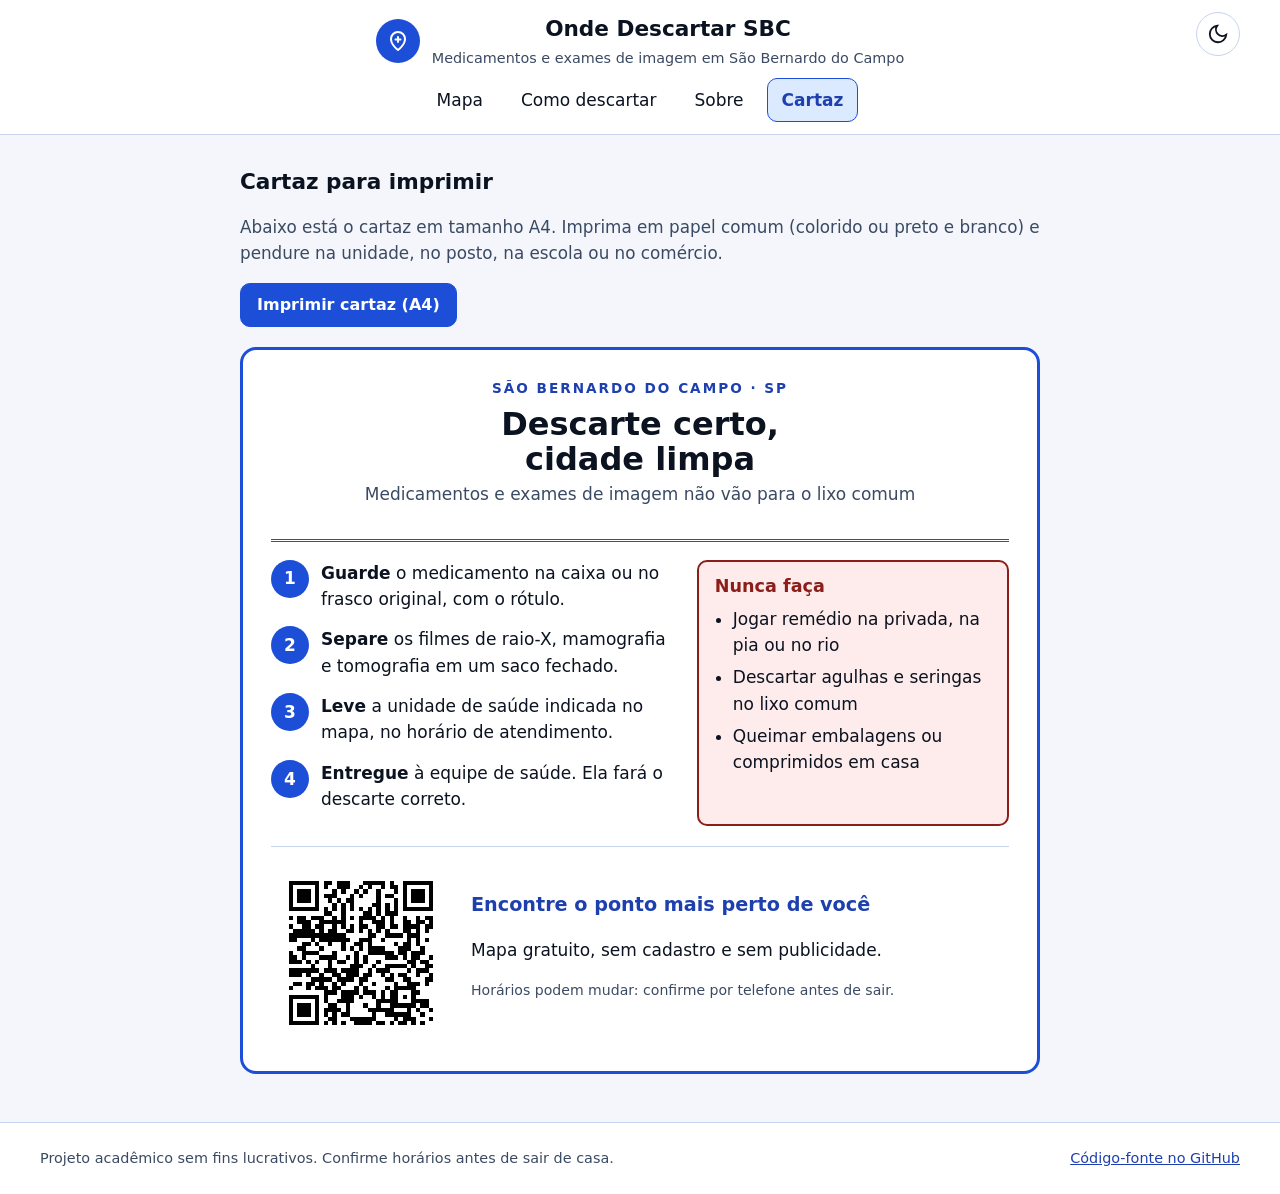
<file: cartaz.html>
<!DOCTYPE html>
<html lang="pt-BR">
<head>
  <meta charset="utf-8">
  <meta name="viewport" content="width=device-width, initial-scale=1">
  <title>Cartaz — Onde Descartar SBC</title>
  <meta name="description" content="Cartaz imprimível em A4 com o passo a passo do descarte correto e o QR code do mapa Onde Descartar SBC.">
  <meta name="color-scheme" content="light dark">
  <meta http-equiv="Content-Security-Policy" content="default-src 'self' file: data:; script-src 'self' file: 'unsafe-inline' https://unpkg.com; style-src 'self' file: 'unsafe-inline' https://unpkg.com; img-src 'self' file: data: https:; connect-src 'self' file:; font-src 'self' file:; object-src 'none'; base-uri 'self'; form-action 'self'">
  <script>
    // Aplica o tema antes do CSS: escolha da aba (sessionStorage) ou do sistema.
    (function () {
      var tema = null;
      try { tema = sessionStorage.getItem("tema"); } catch (erro) { tema = null; }
      if (tema !== "claro" && tema !== "escuro") {
        tema = (window.matchMedia && window.matchMedia("(prefers-color-scheme: dark)").matches) ? "escuro" : "claro";
      }
      document.documentElement.setAttribute("data-tema", tema);
    })();
  </script>
  <link rel="stylesheet" href="css/estilo.css">
  <link rel="icon" href="data:,">
</head>
<body class="pagina-cartaz">
  <a class="pular-conteudo" href="#conteudo">Pular para o conteúdo</a>
  <div id="anuncios" class="sr-only" role="status" aria-live="polite"></div>

  <header class="cabecalho">
    <div class="cabecalho-interno">
      <div class="marca">
        <span class="marca-icone" aria-hidden="true">
          <svg width="24" height="24" viewBox="0 0 24 24" fill="none" stroke="currentColor" stroke-width="2"
               stroke-linecap="round" stroke-linejoin="round" focusable="false">
            <path d="M12 21s7-5.2 7-11a7 7 0 1 0-14 0c0 5.8 7 11 7 11z"></path>
            <path d="M9.5 10.5h5M12 8v5"></path>
          </svg>
        </span>
        <div>
          <p class="marca-titulo">Onde Descartar SBC</p>
          <p class="subtitulo">Medicamentos e exames de imagem em São Bernardo do Campo</p>
        </div>
      </div>

      <nav class="navegacao" aria-label="Navegação principal">
        <a href="index.html">Mapa</a>
        <a href="como-descartar.html">Como descartar</a>
        <a href="sobre.html">Sobre</a>
        <a href="cartaz.html" aria-current="page">Cartaz</a>
      </nav>

      <button type="button" class="botao-tema" id="botao-tema" aria-label="Alternar tema de cores" aria-pressed="false">
        <svg class="icone-tema-sol" viewBox="0 0 24 24" fill="none" stroke="currentColor" stroke-width="2"
             stroke-linecap="round" aria-hidden="true" focusable="false">
          <circle cx="12" cy="12" r="4"></circle>
          <path d="M12 2v2M12 20v2M4.9 4.9l1.4 1.4M17.7 17.7l1.4 1.4M2 12h2M20 12h2M4.9 19.1l1.4-1.4M17.7 6.3l1.4-1.4"></path>
        </svg>
        <svg class="icone-tema-lua" viewBox="0 0 24 24" fill="none" stroke="currentColor" stroke-width="2"
             stroke-linecap="round" aria-hidden="true" focusable="false">
          <path d="M21 12.8A9 9 0 1 1 11.2 3a7 7 0 0 0 9.8 9.8z"></path>
        </svg>
      </button>
    </div>
  </header>

  <main id="conteudo" class="conteudo">
    <section class="barra-impressao" aria-label="Ações do cartaz">
      <h2>Cartaz para imprimir</h2>
      <p class="lead">
        Abaixo está o cartaz em tamanho A4. Imprima em papel comum (colorido ou
        preto e branco) e pendure na unidade, no posto, na escola ou no comércio.
      </p>
      <button type="button" class="botao" id="botao-imprimir">Imprimir cartaz (A4)</button>
    </section>

    <!-- ------------------------------- CARTAZ ------------------------------ -->
    <article class="cartaz" id="cartaz" aria-label="Cartaz: descarte certo de medicamentos e exames">
      <header class="cartaz-topo">
        <p class="cartaz-superior">São Bernardo do Campo · SP</p>
        <h1 class="cartaz-titulo">Descarte certo,<br>cidade limpa</h1>
        <p class="cartaz-subtitulo">Medicamentos e exames de imagem não vão para o lixo comum</p>
      </header>

      <section class="cartaz-corpo">
        <ol class="cartaz-passos">
          <li>
            <span class="num" aria-hidden="true">1</span>
            <span><strong>Guarde</strong> o medicamento na caixa ou no frasco original, com o rótulo.</span>
          </li>
          <li>
            <span class="num" aria-hidden="true">2</span>
            <span><strong>Separe</strong> os filmes de raio-X, mamografia e tomografia em um saco fechado.</span>
          </li>
          <li>
            <span class="num" aria-hidden="true">3</span>
            <span><strong>Leve</strong> a unidade de saúde indicada no mapa, no horário de atendimento.</span>
          </li>
          <li>
            <span class="num" aria-hidden="true">4</span>
            <span><strong>Entregue</strong> à equipe de saúde. Ela fará o descarte correto.</span>
          </li>
        </ol>

        <div class="cartaz-nunca">
          <h2>Nunca faça</h2>
          <ul>
            <li>Jogar remédio na privada, na pia ou no rio</li>
            <li>Descartar agulhas e seringas no lixo comum</li>
            <li>Queimar embalagens ou comprimidos em casa</li>
          </ul>
        </div>
      </section>

      <footer class="cartaz-rodape">
        <div class="cartaz-qr">
          <img src="img/qr-site.svg" alt="QR code do site Onde Descartar SBC" width="140" height="140"
               onerror="this.closest('.cartaz-qr').classList.add('qr-ausente')">
          <p class="qr-fallback">
            Aponte a câmera do celular para o QR code ou acesse:<br>
            <strong id="cartaz-url">seu-usuario.github.io/mapa-descarte-sbc</strong>
          </p>
        </div>
        <div class="cartaz-info">
          <p class="cartaz-chamada">Encontre o ponto mais perto de você</p>
          <p>Mapa gratuito, sem cadastro e sem publicidade.</p>
          <p class="cartaz-aviso">
            Horários podem mudar: confirme por telefone antes de sair.
          </p>
        </div>
      </footer>
    </article>
  </main>

  <footer class="rodape">
    <div class="rodape-interno">
      <div>
        <p id="rodape-autor"></p>
        <p id="rodape-instituicao"></p>
        <p>Projeto acadêmico sem fins lucrativos. Confirme horários antes de sair de casa.</p>
      </div>
      <div id="rodape-links">
        <p id="rodape-email"></p>
        <p id="rodape-repositorio"></p>
      </div>
    </div>
  </footer>

  <script src="js/config.js"></script>
  <script src="js/util.js"></script>
  <script src="js/tema.js"></script>
  <script>
    (function () {
      var autor = document.getElementById("rodape-autor");
      if (configDefinida(CONFIG.AUTOR)) autor.textContent = "Responsável: " + CONFIG.AUTOR;
      var inst = document.getElementById("rodape-instituicao");
      if (configDefinida(CONFIG.INSTITUICAO)) inst.textContent = CONFIG.INSTITUICAO + " — " + CONFIG.CURSO;
      var email = document.getElementById("rodape-email");
      if (configDefinida(CONFIG.EMAIL_CONTATO)) {
        var a = document.createElement("a");
        a.href = urlSegura(CONFIG.EMAIL_CONTATO);
        a.textContent = CONFIG.EMAIL_CONTATO;
        email.appendChild(a);
      }
      var repo = document.getElementById("rodape-repositorio");
      if (configDefinida(CONFIG.URL_REPOSITORIO)) {
        var r = document.createElement("a");
        r.href = urlSegura(CONFIG.URL_REPOSITORIO);
        r.target = "_blank";
        r.rel = "noopener";
        r.textContent = "Código-fonte no GitHub";
        repo.appendChild(r);
      }

      // URL exibida no cartaz: a publicada, quando configurada; senão a do repositório.
      var url = document.getElementById("cartaz-url");
      if (configDefinida(CONFIG.URL_SITE)) {
        url.textContent = CONFIG.URL_SITE;
      } else if (configDefinida(CONFIG.URL_REPOSITORIO)) {
        url.textContent = CONFIG.URL_REPOSITORIO;
      }

      document.getElementById("botao-imprimir").addEventListener("click", function () {
        window.print();
      });
    })();
  </script>
</body>
</html>
</file>
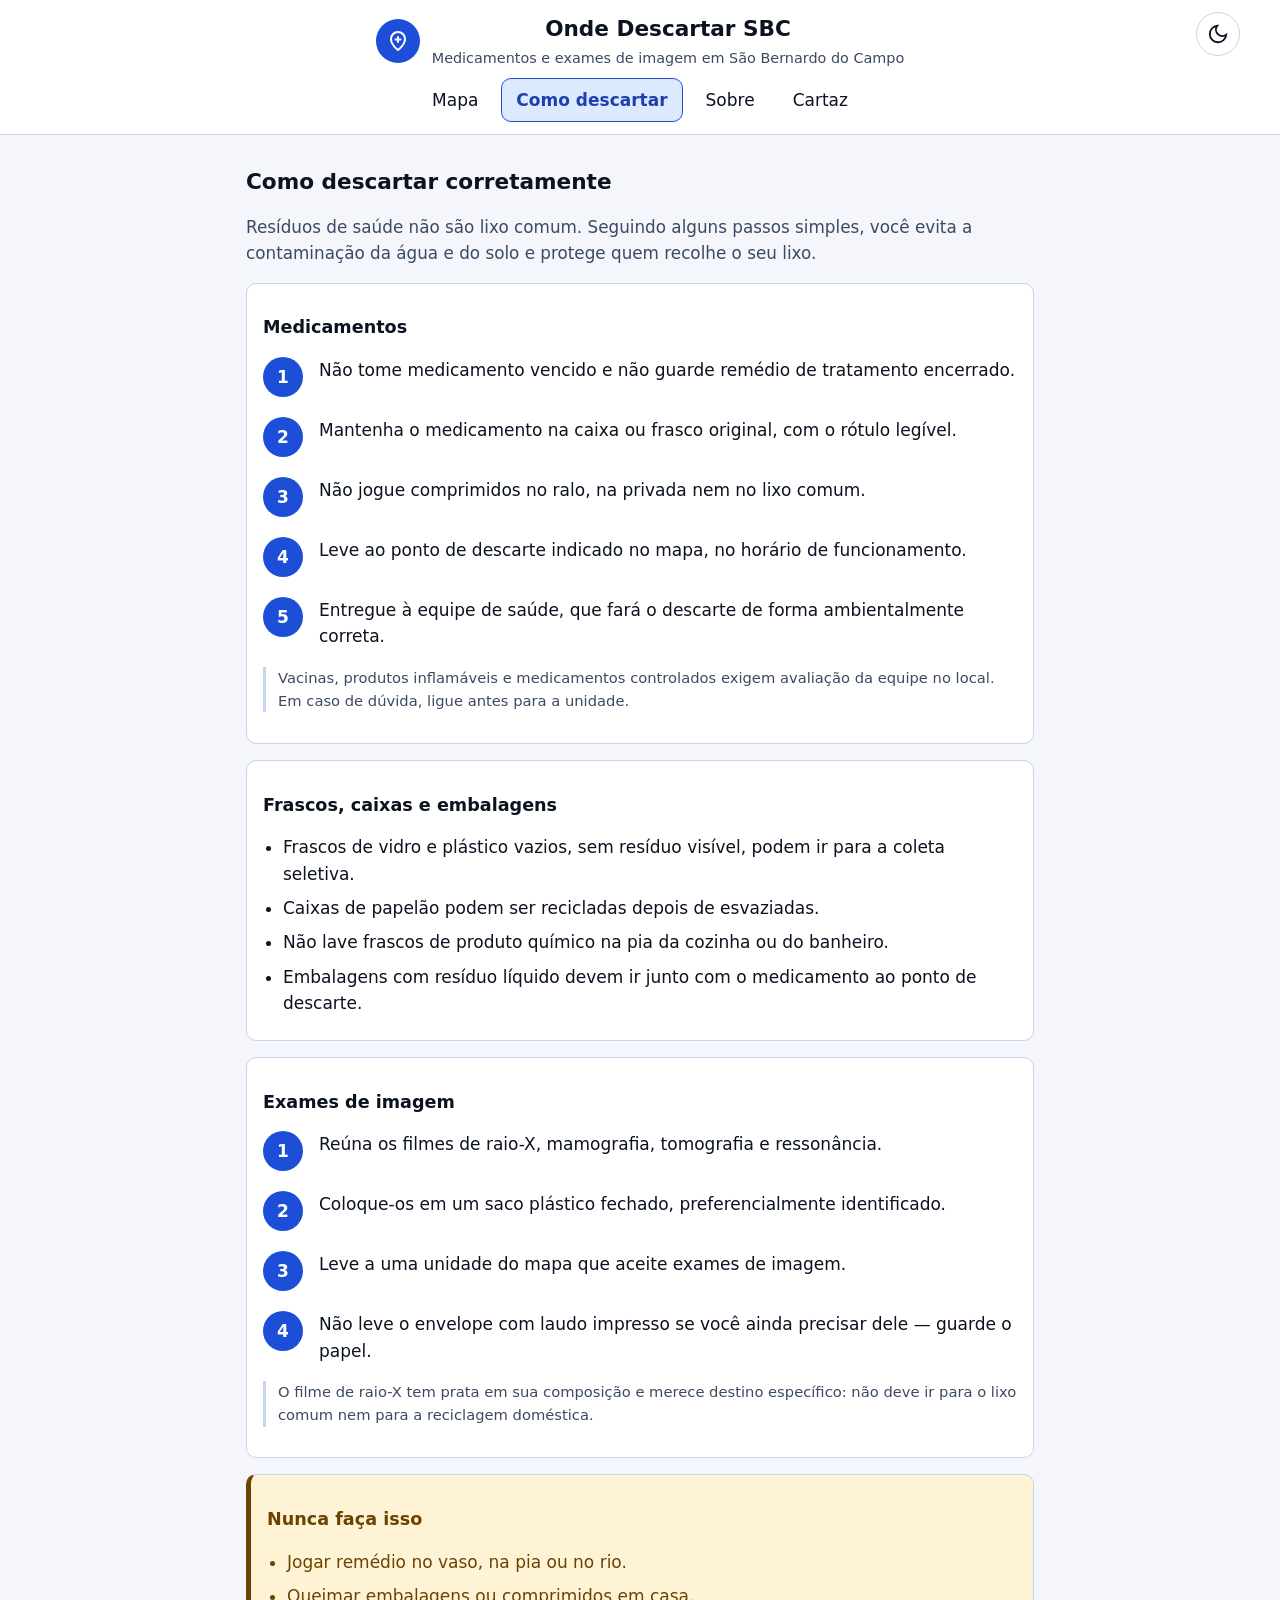
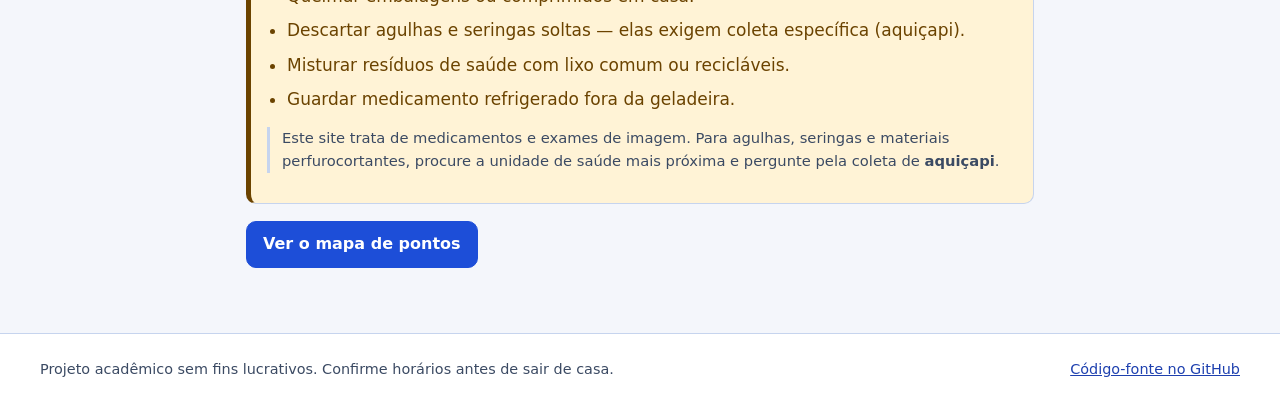
<file: como-descartar.html>
<!DOCTYPE html>
<html lang="pt-BR">
<head>
  <meta charset="utf-8">
  <meta name="viewport" content="width=device-width, initial-scale=1">
  <title>Como descartar — Onde Descartar SBC</title>
  <meta name="description" content="Passo a passo do descarte correto de medicamentos, frascos, agulhas e exames de imagem em São Bernardo do Campo.">
  <meta name="color-scheme" content="light dark">
  <meta http-equiv="Content-Security-Policy" content="default-src 'self' file: data:; script-src 'self' file: 'unsafe-inline' https://unpkg.com; style-src 'self' file: 'unsafe-inline' https://unpkg.com; img-src 'self' file: data: https:; connect-src 'self' file:; font-src 'self' file:; object-src 'none'; base-uri 'self'; form-action 'self'">
  <script>
    // Aplica o tema antes do CSS: escolha da aba (sessionStorage) ou do sistema.
    (function () {
      var tema = null;
      try { tema = sessionStorage.getItem("tema"); } catch (erro) { tema = null; }
      if (tema !== "claro" && tema !== "escuro") {
        tema = (window.matchMedia && window.matchMedia("(prefers-color-scheme: dark)").matches) ? "escuro" : "claro";
      }
      document.documentElement.setAttribute("data-tema", tema);
    })();
  </script>
  <link rel="stylesheet" href="css/estilo.css">
  <link rel="icon" href="data:,">
</head>
<body>
  <a class="pular-conteudo" href="#conteudo">Pular para o conteúdo</a>
  <div id="anuncios" class="sr-only" role="status" aria-live="polite"></div>

  <header class="cabecalho">
    <div class="cabecalho-interno">
      <div class="marca">
        <span class="marca-icone" aria-hidden="true">
          <svg width="24" height="24" viewBox="0 0 24 24" fill="none" stroke="currentColor" stroke-width="2"
               stroke-linecap="round" stroke-linejoin="round" focusable="false">
            <path d="M12 21s7-5.2 7-11a7 7 0 1 0-14 0c0 5.8 7 11 7 11z"></path>
            <path d="M9.5 10.5h5M12 8v5"></path>
          </svg>
        </span>
        <div>
          <p class="marca-titulo">Onde Descartar SBC</p>
          <p class="subtitulo">Medicamentos e exames de imagem em São Bernardo do Campo</p>
        </div>
      </div>

      <nav class="navegacao" aria-label="Navegação principal">
        <a href="index.html">Mapa</a>
        <a href="como-descartar.html" aria-current="page">Como descartar</a>
        <a href="sobre.html">Sobre</a>
        <a href="cartaz.html">Cartaz</a>
      </nav>

      <button type="button" class="botao-tema" id="botao-tema" aria-label="Alternar tema de cores" aria-pressed="false">
        <svg class="icone-tema-sol" viewBox="0 0 24 24" fill="none" stroke="currentColor" stroke-width="2"
             stroke-linecap="round" aria-hidden="true" focusable="false">
          <circle cx="12" cy="12" r="4"></circle>
          <path d="M12 2v2M12 20v2M4.9 4.9l1.4 1.4M17.7 17.7l1.4 1.4M2 12h2M20 12h2M4.9 19.1l1.4-1.4M17.7 6.3l1.4-1.4"></path>
        </svg>
        <svg class="icone-tema-lua" viewBox="0 0 24 24" fill="none" stroke="currentColor" stroke-width="2"
             stroke-linecap="round" aria-hidden="true" focusable="false">
          <path d="M21 12.8A9 9 0 1 1 11.2 3a7 7 0 0 0 9.8 9.8z"></path>
        </svg>
      </button>
    </div>
  </header>

  <main id="conteudo" class="conteudo pagina">
    <h2>Como descartar corretamente</h2>
    <p class="lead">
      Resíduos de saúde não são lixo comum. Seguindo alguns passos simples,
      você evita a contaminação da água e do solo e protege quem recolhe o seu lixo.
    </p>

    <section class="cartao" aria-labelledby="t-medicamentos">
      <h3 id="t-medicamentos">Medicamentos</h3>
      <ol class="passos">
        <li>Não tome medicamento vencido e não guarde remédio de tratamento encerrado.</li>
        <li>Mantenha o medicamento na caixa ou frasco original, com o rótulo legível.</li>
        <li>Não jogue comprimidos no ralo, na privada nem no lixo comum.</li>
        <li>Leve ao ponto de descarte indicado no mapa, no horário de funcionamento.</li>
        <li>Entregue à equipe de saúde, que fará o descarte de forma ambientalmente correta.</li>
      </ol>
      <p class="nota">
        Vacinas, produtos inflamáveis e medicamentos controlados exigem avaliação da
        equipe no local. Em caso de dúvida, ligue antes para a unidade.
      </p>
    </section>

    <section class="cartao" aria-labelledby="t-embalagens">
      <h3 id="t-embalagens">Frascos, caixas e embalagens</h3>
      <ul class="lista-simples">
        <li>Frascos de vidro e plástico vazios, sem resíduo visível, podem ir para a coleta seletiva.</li>
        <li>Caixas de papelão podem ser recicladas depois de esvaziadas.</li>
        <li>Não lave frascos de produto químico na pia da cozinha ou do banheiro.</li>
        <li>Embalagens com resíduo líquido devem ir junto com o medicamento ao ponto de descarte.</li>
      </ul>
    </section>

    <section class="cartao" aria-labelledby="t-exames">
      <h3 id="t-exames">Exames de imagem</h3>
      <ol class="passos">
        <li>Reúna os filmes de raio-X, mamografia, tomografia e ressonância.</li>
        <li>Coloque-os em um saco plástico fechado, preferencialmente identificado.</li>
        <li>Leve a uma unidade do mapa que aceite exames de imagem.</li>
        <li>Não leve o envelope com laudo impresso se você ainda precisar dele — guarde o papel.</li>
      </ol>
      <p class="nota">
        O filme de raio-X tem prata em sua composição e merece destino específico:
        não deve ir para o lixo comum nem para a reciclagem doméstica.
      </p>
    </section>

    <section class="cartao cartao-atencao" aria-labelledby="t-nunca">
      <h3 id="t-nunca">Nunca faça isso</h3>
      <ul class="lista-simples">
        <li>Jogar remédio no vaso, na pia ou no rio.</li>
        <li>Queimar embalagens ou comprimidos em casa.</li>
        <li>Descartar agulhas e seringas soltas — elas exigem coleta específica (aquiçapi).</li>
        <li>Misturar resíduos de saúde com lixo comum ou recicláveis.</li>
        <li>Guardar medicamento refrigerado fora da geladeira.</li>
      </ul>
      <p class="nota">
        Este site trata de medicamentos e exames de imagem. Para agulhas, seringas e
        materiais perfurocortantes, procure a unidade de saúde mais próxima e pergunte
        pela coleta de <strong>aquiçapi</strong>.
      </p>
    </section>

    <p><a class="botao" href="index.html">Ver o mapa de pontos</a></p>
  </main>

  <footer class="rodape">
    <div class="rodape-interno">
      <div>
        <p id="rodape-autor"></p>
        <p id="rodape-instituicao"></p>
        <p>Projeto acadêmico sem fins lucrativos. Confirme horários antes de sair de casa.</p>
      </div>
      <div id="rodape-links">
        <p id="rodape-email"></p>
        <p id="rodape-repositorio"></p>
      </div>
    </div>
  </footer>

  <script src="js/config.js"></script>
  <script src="js/util.js"></script>
  <script src="js/tema.js"></script>
  <script>
    // Aplica os textos opcionais do rodapé (mesma lógica da home).
    (function () {
      var autor = document.getElementById("rodape-autor");
      if (configDefinida(CONFIG.AUTOR)) autor.textContent = "Responsável: " + CONFIG.AUTOR;
      var inst = document.getElementById("rodape-instituicao");
      if (configDefinida(CONFIG.INSTITUICAO)) inst.textContent = CONFIG.INSTITUICAO + " — " + CONFIG.CURSO;
      var email = document.getElementById("rodape-email");
      if (configDefinida(CONFIG.EMAIL_CONTATO)) {
        var a = document.createElement("a");
        a.href = urlSegura(CONFIG.EMAIL_CONTATO);
        a.textContent = CONFIG.EMAIL_CONTATO;
        email.appendChild(a);
      }
      var repo = document.getElementById("rodape-repositorio");
      if (configDefinida(CONFIG.URL_REPOSITORIO)) {
        var r = document.createElement("a");
        r.href = urlSegura(CONFIG.URL_REPOSITORIO);
        r.target = "_blank";
        r.rel = "noopener";
        r.textContent = "Código-fonte no GitHub";
        repo.appendChild(r);
      }
    })();
  </script>
</body>
</html>
</file>
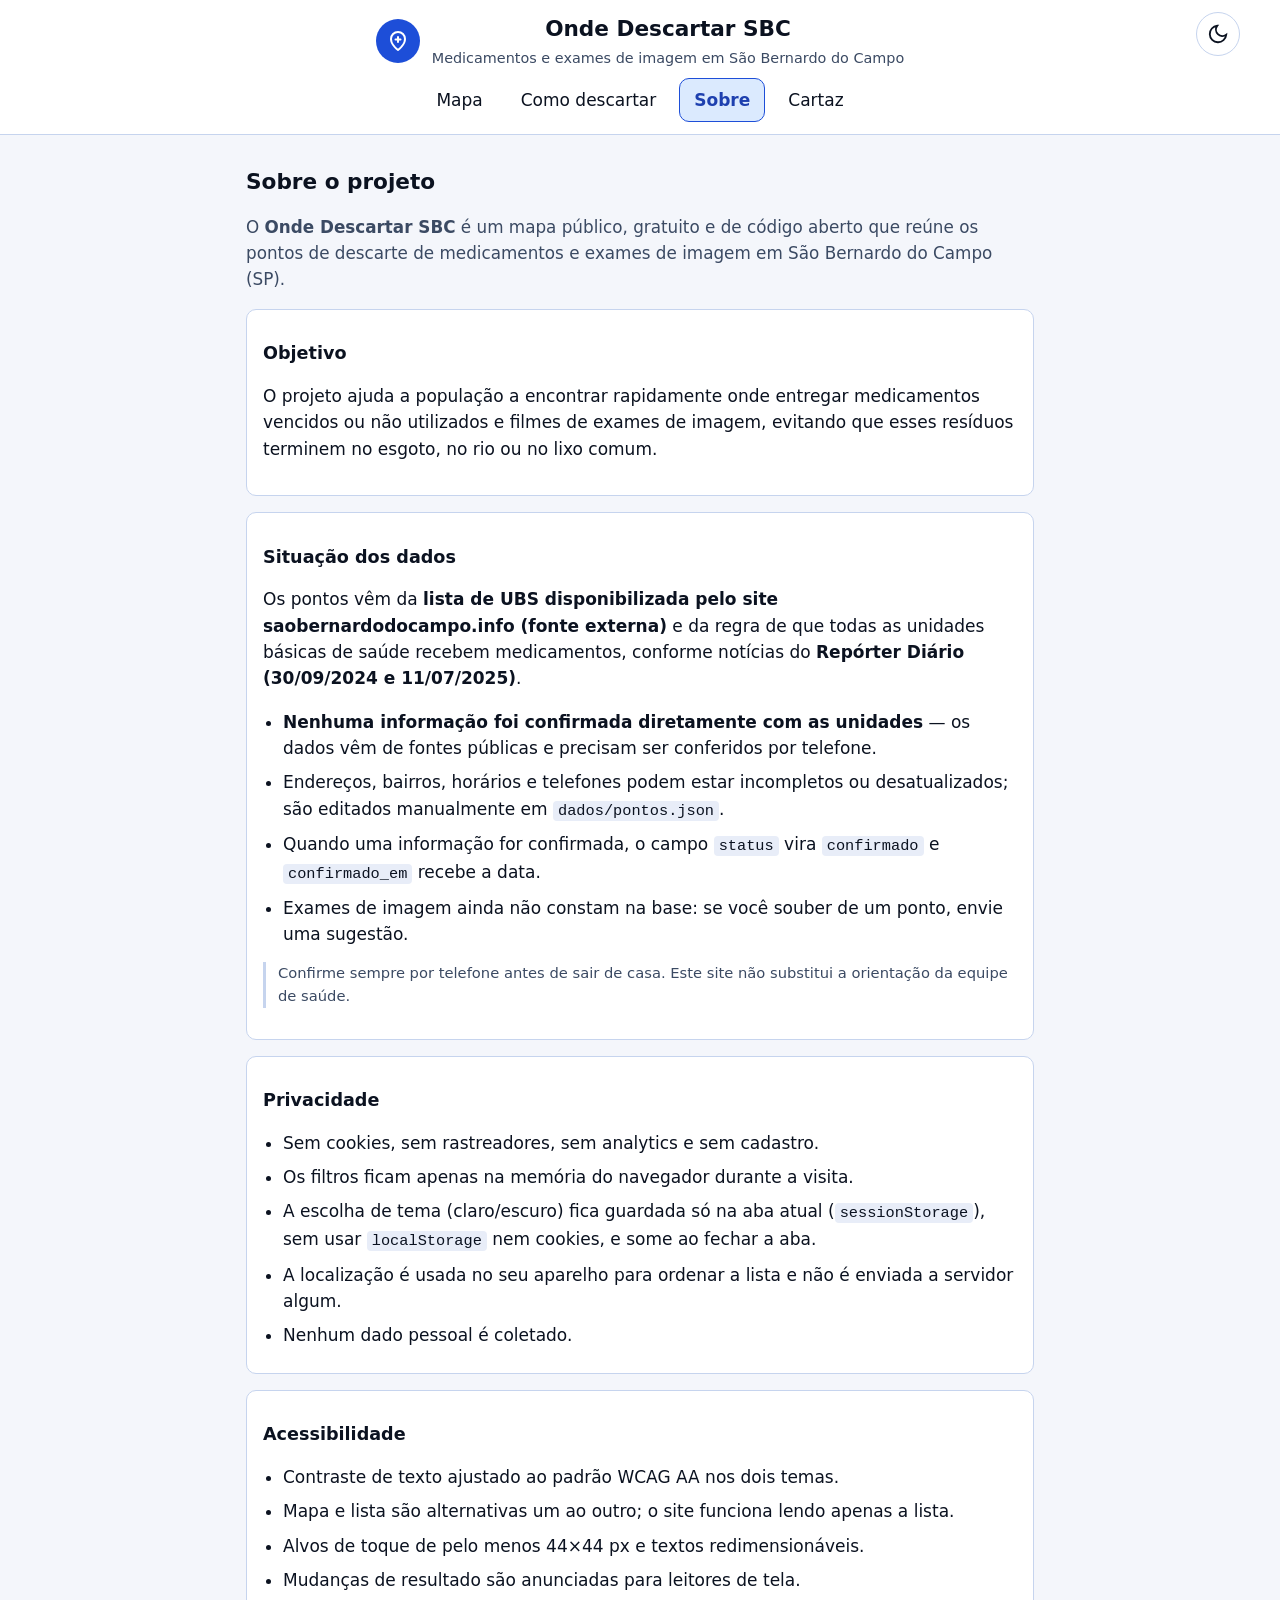
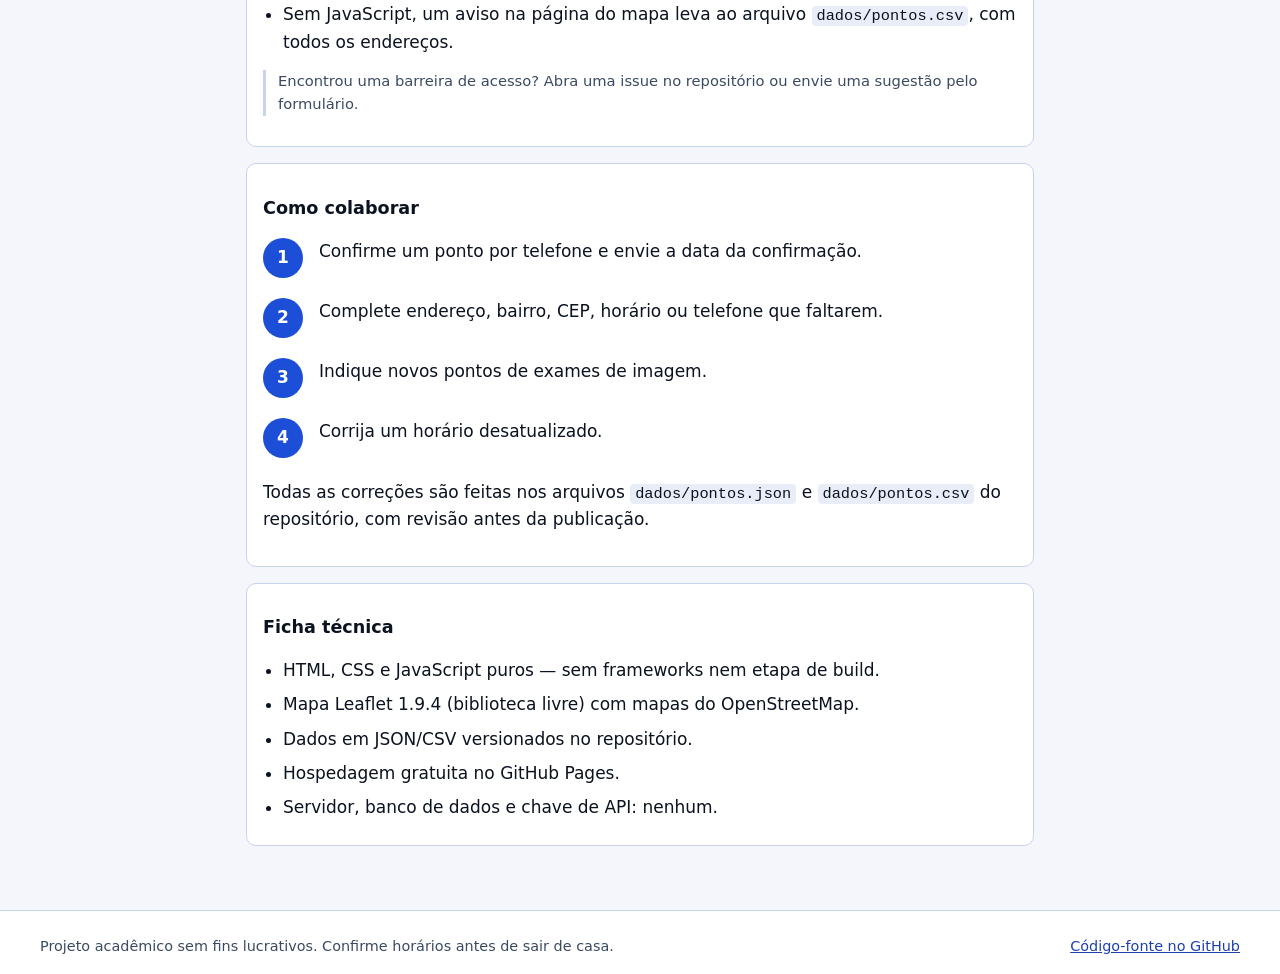
<file: sobre.html>
<!DOCTYPE html>
<html lang="pt-BR">
<head>
  <meta charset="utf-8">
  <meta name="viewport" content="width=device-width, initial-scale=1">
  <title>Sobre — Onde Descartar SBC</title>
  <meta name="description" content="Sobre o projeto Onde Descartar SBC: objetivos, fontes dos dados, privacidade, acessibilidade e como colaborar.">
  <meta name="color-scheme" content="light dark">
  <meta http-equiv="Content-Security-Policy" content="default-src 'self' file: data:; script-src 'self' file: 'unsafe-inline' https://unpkg.com; style-src 'self' file: 'unsafe-inline' https://unpkg.com; img-src 'self' file: data: https:; connect-src 'self' file:; font-src 'self' file:; object-src 'none'; base-uri 'self'; form-action 'self'">
  <script>
    // Aplica o tema antes do CSS: escolha da aba (sessionStorage) ou do sistema.
    (function () {
      var tema = null;
      try { tema = sessionStorage.getItem("tema"); } catch (erro) { tema = null; }
      if (tema !== "claro" && tema !== "escuro") {
        tema = (window.matchMedia && window.matchMedia("(prefers-color-scheme: dark)").matches) ? "escuro" : "claro";
      }
      document.documentElement.setAttribute("data-tema", tema);
    })();
  </script>
  <link rel="stylesheet" href="css/estilo.css">
  <link rel="icon" href="data:,">
</head>
<body>
  <a class="pular-conteudo" href="#conteudo">Pular para o conteúdo</a>
  <div id="anuncios" class="sr-only" role="status" aria-live="polite"></div>

  <header class="cabecalho">
    <div class="cabecalho-interno">
      <div class="marca">
        <span class="marca-icone" aria-hidden="true">
          <svg width="24" height="24" viewBox="0 0 24 24" fill="none" stroke="currentColor" stroke-width="2"
               stroke-linecap="round" stroke-linejoin="round" focusable="false">
            <path d="M12 21s7-5.2 7-11a7 7 0 1 0-14 0c0 5.8 7 11 7 11z"></path>
            <path d="M9.5 10.5h5M12 8v5"></path>
          </svg>
        </span>
        <div>
          <p class="marca-titulo">Onde Descartar SBC</p>
          <p class="subtitulo">Medicamentos e exames de imagem em São Bernardo do Campo</p>
        </div>
      </div>

      <nav class="navegacao" aria-label="Navegação principal">
        <a href="index.html">Mapa</a>
        <a href="como-descartar.html">Como descartar</a>
        <a href="sobre.html" aria-current="page">Sobre</a>
        <a href="cartaz.html">Cartaz</a>
      </nav>

      <button type="button" class="botao-tema" id="botao-tema" aria-label="Alternar tema de cores" aria-pressed="false">
        <svg class="icone-tema-sol" viewBox="0 0 24 24" fill="none" stroke="currentColor" stroke-width="2"
             stroke-linecap="round" aria-hidden="true" focusable="false">
          <circle cx="12" cy="12" r="4"></circle>
          <path d="M12 2v2M12 20v2M4.9 4.9l1.4 1.4M17.7 17.7l1.4 1.4M2 12h2M20 12h2M4.9 19.1l1.4-1.4M17.7 6.3l1.4-1.4"></path>
        </svg>
        <svg class="icone-tema-lua" viewBox="0 0 24 24" fill="none" stroke="currentColor" stroke-width="2"
             stroke-linecap="round" aria-hidden="true" focusable="false">
          <path d="M21 12.8A9 9 0 1 1 11.2 3a7 7 0 0 0 9.8 9.8z"></path>
        </svg>
      </button>
    </div>
  </header>

  <main id="conteudo" class="conteudo pagina">
    <h2>Sobre o projeto</h2>
    <p class="lead">
      O <strong>Onde Descartar SBC</strong> é um mapa público, gratuito e de código aberto
      que reúne os pontos de descarte de medicamentos e exames de imagem em
      São Bernardo do Campo (SP).
    </p>

    <section class="cartao" aria-labelledby="t-objetivo">
      <h3 id="t-objetivo">Objetivo</h3>
      <p>
        O projeto ajuda a população a encontrar rapidamente onde entregar medicamentos
        vencidos ou não utilizados e filmes de exames de imagem, evitando que esses
        resíduos terminem no esgoto, no rio ou no lixo comum.
      </p>
    </section>

    <section class="cartao" aria-labelledby="t-status">
      <h3 id="t-status">Situação dos dados</h3>
      <p>
        Os pontos vêm da <strong>lista de UBS disponibilizada pelo site
        saobernardodocampo.info (fonte externa)</strong> e da regra de que todas as
        unidades básicas de saúde recebem medicamentos, conforme notícias do
        <strong>Repórter Diário (30/09/2024 e 11/07/2025)</strong>.
      </p>
      <ul class="lista-simples">
        <li><strong>Nenhuma informação foi confirmada diretamente com as unidades</strong> — os dados vêm de fontes públicas e precisam ser conferidos por telefone.</li>
        <li>Endereços, bairros, horários e telefones podem estar incompletos ou
          desatualizados; são editados manualmente em <code>dados/pontos.json</code>.</li>
        <li>Quando uma informação for confirmada, o campo <code>status</code> vira <code>confirmado</code> e <code>confirmado_em</code> recebe a data.</li>
        <li>Exames de imagem ainda não constam na base: se você souber de um ponto, envie uma sugestão.</li>
      </ul>
      <p class="nota">
        Confirme sempre por telefone antes de sair de casa. Este site não substitui
        a orientação da equipe de saúde.
      </p>
    </section>

    <section class="cartao" aria-labelledby="t-privacidade">
      <h3 id="t-privacidade">Privacidade</h3>
      <ul class="lista-simples">
        <li>Sem cookies, sem rastreadores, sem analytics e sem cadastro.</li>
        <li>Os filtros ficam apenas na memória do navegador durante a visita.</li>
        <li>A escolha de tema (claro/escuro) fica guardada só na aba atual (<code>sessionStorage</code>), sem usar <code>localStorage</code> nem cookies, e some ao fechar a aba.</li>
        <li>A localização é usada no seu aparelho para ordenar a lista e não é enviada a servidor algum.</li>
        <li>Nenhum dado pessoal é coletado.</li>
      </ul>
    </section>

    <section class="cartao" aria-labelledby="t-acessibilidade">
      <h3 id="t-acessibilidade">Acessibilidade</h3>
      <ul class="lista-simples">
        <li>Contraste de texto ajustado ao padrão WCAG AA nos dois temas.</li>
        <li>Mapa e lista são alternativas um ao outro; o site funciona lendo apenas a lista.</li>
        <li>Alvos de toque de pelo menos 44×44 px e textos redimensionáveis.</li>
        <li>Mudanças de resultado são anunciadas para leitores de tela.</li>
        <li>Sem JavaScript, um aviso na página do mapa leva ao arquivo
          <code>dados/pontos.csv</code>, com todos os endereços.</li>
      </ul>
      <p class="nota">
        Encontrou uma barreira de acesso? Abra uma issue no repositório ou envie
        uma sugestão pelo formulário.
      </p>
    </section>

    <section class="cartao" aria-labelledby="t-colaborar">
      <h3 id="t-colaborar">Como colaborar</h3>
      <ol class="passos">
        <li>Confirme um ponto por telefone e envie a data da confirmação.</li>
        <li>Complete endereço, bairro, CEP, horário ou telefone que faltarem.</li>
        <li>Indique novos pontos de exames de imagem.</li>
        <li>Corrija um horário desatualizado.</li>
      </ol>
      <p id="colaborar-acoes">
        Todas as correções são feitas nos arquivos <code>dados/pontos.json</code> e
        <code>dados/pontos.csv</code> do repositório, com revisão antes da publicação.
      </p>
    </section>

    <section class="cartao" aria-labelledby="t-tecnico">
      <h3 id="t-tecnico">Ficha técnica</h3>
      <ul class="lista-simples">
        <li>HTML, CSS e JavaScript puros — sem frameworks nem etapa de build.</li>
        <li>Mapa Leaflet 1.9.4 (biblioteca livre) com mapas do OpenStreetMap.</li>
        <li>Dados em JSON/CSV versionados no repositório.</li>
        <li>Hospedagem gratuita no GitHub Pages.</li>
        <li>Servidor, banco de dados e chave de API: nenhum.</li>
      </ul>
    </section>
  </main>

  <footer class="rodape">
    <div class="rodape-interno">
      <div>
        <p id="rodape-autor"></p>
        <p id="rodape-instituicao"></p>
        <p>Projeto acadêmico sem fins lucrativos. Confirme horários antes de sair de casa.</p>
      </div>
      <div id="rodape-links">
        <p id="rodape-formulario"></p>
        <p id="rodape-email"></p>
        <p id="rodape-repositorio"></p>
      </div>
    </div>
  </footer>

  <script src="js/config.js"></script>
  <script src="js/util.js"></script>
  <script src="js/tema.js"></script>
  <script>
    (function () {
      var autor = document.getElementById("rodape-autor");
      if (configDefinida(CONFIG.AUTOR)) autor.textContent = "Responsável: " + CONFIG.AUTOR;
      var inst = document.getElementById("rodape-instituicao");
      if (configDefinida(CONFIG.INSTITUICAO)) inst.textContent = CONFIG.INSTITUICAO + " — " + CONFIG.CURSO;

      var form = document.getElementById("rodape-formulario");
      if (form && configDefinida(CONFIG.URL_FORM_SUGESTAO)) {
        var f = document.createElement("a");
        f.href = urlSegura(CONFIG.URL_FORM_SUGESTAO);
        f.target = "_blank";
        f.rel = "noopener";
        f.textContent = "Enviar sugestão de novo ponto";
        form.appendChild(f);
      }
      var email = document.getElementById("rodape-email");
      if (configDefinida(CONFIG.EMAIL_CONTATO)) {
        var a = document.createElement("a");
        a.href = urlSegura(CONFIG.EMAIL_CONTATO);
        a.textContent = CONFIG.EMAIL_CONTATO;
        email.appendChild(a);
      }
      var repo = document.getElementById("rodape-repositorio");
      if (configDefinida(CONFIG.URL_REPOSITORIO)) {
        var r = document.createElement("a");
        r.href = urlSegura(CONFIG.URL_REPOSITORIO);
        r.target = "_blank";
        r.rel = "noopener";
        r.textContent = "Código-fonte no GitHub";
        repo.appendChild(r);
      }

      // Ações de colaboração aparecem apenas quando o formulário está configurado.
      var acoes = document.getElementById("colaborar-acoes");
      if (acoes && configDefinida(CONFIG.URL_FORM_SUGESTAO)) {
        var p = document.createElement("p");
        var a2 = document.createElement("a");
        a2.href = urlSegura(CONFIG.URL_FORM_SUGESTAO);
        a2.target = "_blank";
        a2.rel = "noopener";
        a2.className = "botao";
        a2.textContent = "Enviar uma sugestão ou correção";
        p.appendChild(a2);
        acoes.appendChild(p);
      }
    })();
  </script>
</body>
</html>
</file>
<file: css/estilo.css>
/* =========================================================================
   estilo.css - Folha de estilo do site "Onde Descartar SBC"
   -------------------------------------------------------------------------
   - Tema claro (azul/branco) e escuro (verde/preto), alternado pelo botão
     no cabeçalho (html[data-tema]); padrão segue prefers-color-scheme.
   - Cores centralizadas em variáveis CSS em :root.
   - Contraste mínimo WCAG AA (4,5:1) para texto.
   - Fontes do sistema (system-ui), nada de CDN externo.
   - Botões e alvos de toque com no mínimo 44x44 px.
   ========================================================================= */

/* ------------------------- Variáveis de cor ---------------------------- */
:root {
  color-scheme: light;

  /* Tema claro: azul e branco */
  --cor-primaria: #1d4ed8;        /* azul: texto branco sobre ele ≈ 6,8:1 */
  --cor-primaria-forte: #1e40af;
  --cor-primaria-clara: #dbeafe;
  --cor-fundo: #f4f6fb;           /* fundo da página: tom suave, sem branco puro */
  --cor-superficie: #ffffff;      /* cartões, cabeçalho, campos: branco puro */
  --cor-superficie-2: #e8edf8;    /* hover e destaques */
  --cor-texto: #0b1220;           /* ≈ 18:1 sobre branco */
  --cor-texto-suave: #3b4a63;     /* ≈ 8,9:1 sobre branco */
  --cor-borda: #c6d4ee;
  --cor-destaque: #1d4ed8;
  --cor-link: #1e40af;            /* ≈ 8,7:1 sobre branco */
  --cor-erro: #8c1d18;
  --cor-erro-fundo: #fdeceb;
  --cor-aviso-texto: #6b4300;
  --cor-aviso-fundo: #fff3d6;
  --cor-sobre-primaria: #ffffff;  /* texto/ícone sobre --cor-primaria */
  --cor-sombra: rgba(20, 45, 105, 0.16);

  /* Medidas */
  --raio: 10px;
  --toque: 44px;                  /* área mínima de toque */
  --largura-max: 1200px;
  --espaco: 16px;
}

/* ------------------------- Tema escuro --------------------------------- */
html[data-tema="escuro"] {
  color-scheme: dark;

  /* Tema escuro: verde e preto */
  --cor-primaria: #4ade80;        /* verde vivo: texto #04120a sobre ele ≈ 11:1 */
  --cor-primaria-forte: #86efac;
  --cor-primaria-clara: #0f2918;
  --cor-fundo: #000000;           /* fundo do body definido explicitamente */
  --cor-superficie: #0d130f;
  --cor-superficie-2: #131b16;
  --cor-texto: #e9f7ee;           /* ≈ 17:1 sobre preto */
  --cor-texto-suave: #a9c4b2;     /* ≈ 10:1 sobre #0d130f */
  --cor-borda: #1f3a2a;
  --cor-destaque: #4ade80;
  --cor-link: #4ade80;            /* ≈ 12:1 sobre preto */
  --cor-erro: #ffb4ab;
  --cor-erro-fundo: #3b1512;
  --cor-aviso-texto: #ffd899;
  --cor-aviso-fundo: #3a2c10;
  --cor-sobre-primaria: #04120a;  /* texto/ícone sobre --cor-primaria */
  --cor-sombra: rgba(0, 0, 0, 0.6);
}

/* ------------------------- Base ---------------------------------------- */
*,
*::before,
*::after {
  box-sizing: border-box;
}

html {
  -webkit-text-size-adjust: 100%;
}

body {
  margin: 0;
  background-color: var(--cor-fundo);   /* sempre declarado, nos dois temas */
  color: var(--cor-texto);
  font-family: system-ui, -apple-system, "Segoe UI", Roboto, "Helvetica Neue", Arial, sans-serif;
  font-size: 17px;
  line-height: 1.55;
}

img,
svg {
  max-width: 100%;
}

a {
  color: var(--cor-link);
}

a:hover {
  text-decoration-thickness: 2px;
}

h1, h2, h3 {
  line-height: 1.25;
  color: var(--cor-texto);
}

h1 { font-size: 1.6rem; }
h2 { font-size: 1.35rem; }
h3 { font-size: 1.1rem; }

p, li {
  color: var(--cor-texto);
}

/* Foco visível para navegação por teclado */
:focus-visible {
  outline: 3px solid var(--cor-destaque);
  outline-offset: 2px;
}

/* Link de pular conteúdo (acessibilidade) */
.pular-conteudo {
  position: absolute;
  left: -9999px;
  top: 0;
  background: var(--cor-primaria);
  color: var(--cor-sobre-primaria);
  padding: 12px 16px;
  z-index: 3000;
}
.pular-conteudo:focus {
  left: 8px;
  top: 8px;
}

/* Região oculta de anúncios para leitores de tela */
.sr-only {
  position: absolute;
  width: 1px;
  height: 1px;
  padding: 0;
  margin: -1px;
  overflow: hidden;
  clip: rect(0 0 0 0);
  white-space: nowrap;
  border: 0;
}

/* ------------------------- Cabeçalho e navegação ----------------------- */
.cabecalho {
  background: var(--cor-superficie);
  border-bottom: 1px solid var(--cor-borda);
  padding: 12px var(--espaco);
}

.cabecalho-interno {
  position: relative;
  max-width: var(--largura-max);
  margin: 0 auto;
  display: flex;
  flex-direction: column;
  gap: 8px;
  align-items: center;
  text-align: center;
}

.marca {
  display: flex;
  align-items: center;
  justify-content: center;
  gap: 12px;
  max-width: calc(100% - 96px);
}

.marca h1 {
  margin: 0;
  font-size: 1.35rem;
}

.marca .subtitulo {
  margin: 2px 0 0;
  font-size: 0.9rem;
  color: var(--cor-texto-suave);
}

.marca-icone {
  display: inline-flex;
  align-items: center;
  justify-content: center;
  width: 44px;
  height: 44px;
  border-radius: 50%;
  background: var(--cor-primaria);
  color: var(--cor-sobre-primaria);
  flex: 0 0 auto;
}

/* Botão de alternância de tema (claro/escuro) */
.botao-tema {
  position: absolute;
  top: 0;
  right: 0;
  display: inline-flex;
  align-items: center;
  justify-content: center;
  width: var(--toque);
  height: var(--toque);
  padding: 0;
  border-radius: 50%;
  border: 1px solid var(--cor-borda);
  background: var(--cor-superficie);
  color: var(--cor-texto);
  cursor: pointer;
  flex: 0 0 auto;
}

.botao-tema:hover { background: var(--cor-superficie-2); }

.botao-tema svg {
  width: 22px;
  height: 22px;
}

/* Sem tema escolhido (ou claro): mostra o sol, esconde a lua */
html:not([data-tema="escuro"]) .icone-tema-sol { display: none; }

/* Tema escuro: mostra a lua, esconde o sol */
html[data-tema="escuro"] .icone-tema-lua { display: none; }


.navegacao {
  display: flex;
  flex-wrap: wrap;
  justify-content: center;
  gap: 8px;
}

.navegacao a {
  display: inline-flex;
  align-items: center;
  min-height: var(--toque);
  padding: 8px 14px;
  border-radius: var(--raio);
  text-decoration: none;
  color: var(--cor-texto);
  border: 1px solid transparent;
}

.navegacao a:hover {
  background: var(--cor-superficie-2);
}

.navegacao a[aria-current="page"] {
  background: var(--cor-primaria-clara);
  border-color: var(--cor-primaria);
  color: var(--cor-primaria-forte);
  font-weight: 600;
}

/* ------------------------- Layout principal ---------------------------- */
.conteudo {
  max-width: var(--largura-max);
  margin: 0 auto;
  padding: var(--espaco);
}

.cartao {
  background: var(--cor-superficie);
  border: 1px solid var(--cor-borda);
  border-radius: var(--raio);
  padding: var(--espaco);
  margin-bottom: var(--espaco);
}

.lead {
  font-size: 1.05rem;
  color: var(--cor-texto-suave);
}

/* ------------------------- Controles e filtros ------------------------- */
.controles {
  display: flex;
  flex-wrap: wrap;
  gap: 12px;
  align-items: flex-end;
  background: var(--cor-superficie);
  border: 1px solid var(--cor-borda);
  border-radius: var(--raio);
  padding: var(--espaco);
  margin-bottom: 12px;
}

.campo {
  display: flex;
  flex-direction: column;
  gap: 4px;
  flex: 1 1 200px;
  min-width: 160px;
}

.campo label {
  font-size: 0.9rem;
  font-weight: 600;
  color: var(--cor-texto);
}

/* Dica curta abaixo do campo de busca */
.dica-busca {
  margin: 2px 0 0;
  font-size: 0.8rem;
  line-height: 1.35;
  color: var(--cor-texto-suave);
}

/* Trechos que batem com a busca digitada */
mark {
  background: var(--cor-primaria-clara);
  color: var(--cor-texto);
  padding: 0 2px;
  border-radius: 3px;
}

input[type="search"],
input[type="text"],
select {
  min-height: var(--toque);
  padding: 8px 12px;
  font-size: 1rem;
  font-family: inherit;
  color: var(--cor-texto);
  background: var(--cor-superficie);
  border: 1px solid var(--cor-borda);
  border-radius: var(--raio);
  width: 100%;
}

/* ------------------------- Botões -------------------------------------- */
.botao {
  display: inline-flex;
  align-items: center;
  justify-content: center;
  gap: 8px;
  min-height: var(--toque);
  min-width: var(--toque);
  padding: 10px 16px;
  font-size: 1rem;
  font-family: inherit;
  font-weight: 600;
  border-radius: var(--raio);
  border: 1px solid var(--cor-primaria);
  background: var(--cor-primaria);
  color: var(--cor-sobre-primaria);
  cursor: pointer;
  text-decoration: none;
}

.botao:hover { background: var(--cor-primaria-forte); }

.botao-secundario {
  background: var(--cor-superficie);
  color: var(--cor-primaria-forte);
}

.botao[disabled] {
  opacity: 0.6;
  cursor: not-allowed;
}

.grupo-botoes {
  display: flex;
  flex-wrap: wrap;
  gap: 8px;
}

/* ------------------------- Avisos -------------------------------------- */
.aviso {
  border-radius: var(--raio);
  padding: 12px 14px;
  margin-bottom: 12px;
  border: 1px solid var(--cor-borda);
}

.aviso-informacao {
  background: var(--cor-primaria-clara);
  color: var(--cor-texto);
}

.aviso-atencao {
  background: var(--cor-aviso-fundo);
  color: var(--cor-aviso-texto);
}

.aviso-erro {
  background: var(--cor-erro-fundo);
  color: var(--cor-erro);
}

.contagem {
  font-size: 0.95rem;
  color: var(--cor-texto-suave);
  margin: 0 0 12px;
}

/* ------------------------- Abas (celular) ------------------------------ */
.abas {
  display: none;
  gap: 8px;
  margin-bottom: 12px;
}

.abas button {
  flex: 1 1 50%;
  min-height: var(--toque);
  border-radius: var(--raio);
  border: 1px solid var(--cor-borda);
  background: var(--cor-superficie);
  color: var(--cor-texto);
  font-size: 1rem;
  font-family: inherit;
  cursor: pointer;
}

.abas button[aria-selected="true"] {
  background: var(--cor-primaria);
  border-color: var(--cor-primaria);
  color: var(--cor-sobre-primaria);
  font-weight: 700;
}

@media (max-width: 860px) {
  .abas { display: flex; }

  /* ---------------- Cabeçalho compacto no celular -------------------- */
  /* Marca centralizada na linha 1 (botão de tema fixo à direita) e menu que
     desliza na horizontal na linha 2. */
  body { font-size: 16px; }

  .cabecalho { padding: 10px var(--espaco); }

  .cabecalho-interno { gap: 8px; }

  .marca {
    width: 100%;
    gap: 10px;
  }

  .marca h1,
  .marca .marca-titulo { font-size: 1.1rem; }

  .marca .subtitulo {
    font-size: 0.8rem;
    line-height: 1.3;
    margin-top: 1px;
  }

  .marca-icone { width: 40px; height: 40px; }

  .navegacao {
    width: 100%;
    flex-wrap: nowrap;
    justify-content: center;
    justify-content: safe center;
    overflow-x: auto;
    overscroll-behavior-x: contain;
    gap: 6px;
    margin: 0 calc(var(--espaco) * -1);
    padding: 0 var(--espaco) 2px;
    scrollbar-width: none;
    -webkit-overflow-scrolling: touch;
  }
  .navegacao::-webkit-scrollbar { display: none; }

  .navegacao a {
    flex: 0 0 auto;
    padding: 8px 13px;
    white-space: nowrap;
  }

  /* ------------------------- Espaçamentos ---------------------------- */
  .conteudo { padding: 12px; }

  .cartao,
  .controles { padding: 12px; }

  .lead { font-size: 1rem; }

  /* ------------------------- Filtros e botões ------------------------ */
  .controles { gap: 10px; }

  .campo {
    flex: 1 1 240px;
    min-width: 0;
  }

  .grupo-botoes {
    width: 100%;
    gap: 8px;
  }

  .grupo-botoes > * {
    flex: 1 1 140px;
    min-width: 140px;
  }

  .grupo-botoes .botao {
    width: 100%;
    padding: 10px 10px;
    font-size: 0.95rem;
    white-space: nowrap;
  }

  /* ------------------------- Lista e passos -------------------------- */
  .item-ponto { padding: 12px; }

  .passos li { padding-left: 50px; }

  .rodape { padding: 16px var(--espaco); }
}


/* ------------------------- Mapa e lista -------------------------------- */
.painel-mapa {
  display: grid;
  grid-template-columns: minmax(0, 1.2fr) minmax(0, 1fr);
  gap: var(--espaco);
  align-items: start;
}

#mapa {
  height: 60vh;
  min-height: 340px;
  width: 100%;
  border: 1px solid var(--cor-borda);
  border-radius: var(--raio);
  background: var(--cor-superficie-2);
}

.lista-pontos {
  list-style: none;
  margin: 0;
  padding: 0;
  max-height: 60vh;
  overflow-y: auto;
  border: 1px solid var(--cor-borda);
  border-radius: var(--raio);
  background: var(--cor-superficie);
}

.item-ponto {
  padding: 12px 14px;
  border-bottom: 1px solid var(--cor-borda);
}

.item-ponto:last-child { border-bottom: 0; }

.item-ponto h3 {
  margin: 0 0 4px;
  font-size: 1.02rem;
}

.item-ponto .endereco,
.item-ponto .meta {
  margin: 2px 0;
  font-size: 0.92rem;
  color: var(--cor-texto-suave);
}

.item-ponto .acoes {
  display: flex;
  flex-wrap: wrap;
  gap: 8px;
  margin-top: 8px;
}

.item-ponto .acoes a,
.item-ponto .acoes button {
  min-height: var(--toque);
  display: inline-flex;
  align-items: center;
  padding: 6px 12px;
  font-size: 0.92rem;
}

/* No celular: mapa e lista em abas */
@media (max-width: 860px) {
  .painel-mapa { grid-template-columns: 1fr; }
  #mapa { height: 55vh; }
  .lista-pontos { max-height: none; }
  .painel-mapa[data-aba="mapa"] .area-lista { display: none; }
  .painel-mapa[data-aba="lista"] .area-mapa { display: none; }
}

/* ------------------------- Marcador do mapa ---------------------------- */
.marcador {
  width: 34px;
  height: 34px;
  border-radius: 50% 50% 50% 0;
  transform: rotate(-45deg);
  background: var(--cor-primaria);
  border: 2px solid #ffffff;
  box-shadow: 0 2px 6px var(--cor-sombra);
  display: flex;
  align-items: center;
  justify-content: center;
}

.marcador span {
  transform: rotate(45deg);
  color: var(--cor-sobre-primaria);
  font-size: 16px;
  line-height: 1;
}

.marcador-usuario {
  width: 20px;
  height: 20px;
  border-radius: 50%;
  background: #1d4ed8;
  border: 3px solid #ffffff;
  box-shadow: 0 0 0 4px rgba(29, 78, 216, 0.35);
}

/* Popup do Leaflet usando as cores do tema */
.leaflet-popup-content-wrapper,
.leaflet-popup-tip {
  background: var(--cor-superficie);
  color: var(--cor-texto);
}

.leaflet-popup-content {
  margin: 12px 14px;
  font-size: 0.95rem;
}

.popup-titulo {
  margin: 0 0 6px;
  font-size: 1.05rem;
}

.popup-lista {
  margin: 0;
  padding-left: 18px;
}

.popup-lista li { margin: 2px 0; }

.leaflet-container a.leaflet-popup-close-button { color: var(--cor-texto); }

/* ------------------------- Páginas educativas -------------------------- */
.prosa {
  max-width: 760px;
}

.prosa h2 {
  margin-top: 28px;
  padding-bottom: 6px;
  border-bottom: 2px solid var(--cor-primaria-clara);
}

.prosa h3 { margin-top: 22px; }

.prosa ul, .prosa ol { padding-left: 22px; }
.prosa li { margin-bottom: 8px; }

.passos {
  counter-reset: passo;
  list-style: none;
  padding: 0;
}

.passos li {
  position: relative;
  padding-left: 56px;
  margin-bottom: 16px;
  min-height: 44px;
}

.passos li::before {
  counter-increment: passo;
  content: counter(passo);
  position: absolute;
  left: 0;
  top: 0;
  width: 40px;
  height: 40px;
  border-radius: 50%;
  background: var(--cor-primaria);
  color: var(--cor-sobre-primaria);
  font-weight: 700;
  display: flex;
  align-items: center;
  justify-content: center;
}

.caixa-dica {
  background: var(--cor-primaria-clara);
  border-left: 5px solid var(--cor-primaria);
  padding: 12px 16px;
  border-radius: 0 var(--raio) var(--raio) 0;
  margin: 16px 0;
}

.caixa-alerta {
  background: var(--cor-aviso-fundo);
  color: var(--cor-aviso-texto);
  border-left: 5px solid var(--cor-aviso-texto);
  padding: 12px 16px;
  border-radius: 0 var(--raio) var(--raio) 0;
  margin: 16px 0;
}

.tabela {
  width: 100%;
  border-collapse: collapse;
  margin: 16px 0;
  font-size: 0.95rem;
}

.tabela th,
.tabela td {
  border: 1px solid var(--cor-borda);
  padding: 10px 12px;
  text-align: left;
  vertical-align: top;
}

.tabela th { background: var(--cor-superficie-2); }

/* ------------------------- Rodapé -------------------------------------- */
.rodape {
  background: var(--cor-superficie);
  border-top: 1px solid var(--cor-borda);
  margin-top: 32px;
  padding: 20px var(--espaco);
  font-size: 0.9rem;
  color: var(--cor-texto-suave);
}

.rodape-interno {
  max-width: var(--largura-max);
  margin: 0 auto;
  display: flex;
  flex-wrap: wrap;
  gap: 12px;
  justify-content: space-between;
}

.rodape p { margin: 4px 0; color: var(--cor-texto-suave); }

/* ------------------------- Cartaz (impressão) -------------------------- */
.cartaz {
  max-width: 800px;
  margin: 0 auto;
  border: 3px solid var(--cor-primaria);
  border-radius: 16px;
  padding: 28px;
  background: var(--cor-superficie);
}

.cartaz h1 {
  text-align: center;
  margin-bottom: 4px;
  font-size: 2rem;
}

.cartaz .cartaz-subtitulo {
  text-align: center;
  margin-top: 0;
  color: var(--cor-texto-suave);
}

.cartaz-qr {
  display: flex;
  flex-direction: column;
  align-items: center;
  gap: 8px;
  margin-top: 20px;
}

.cartaz-qr img {
  width: 180px;
  height: 180px;
}

.cartaz-lista {
  columns: 2;
  column-gap: 28px;
  font-size: 0.95rem;
}

.cartaz-lista li { break-inside: avoid; }

.botao-imprimir {
  position: sticky;
  top: 8px;
  z-index: 10;
  margin-bottom: 16px;
}

@page {
  size: A4 portrait;
  margin: 12mm;
}

@media print {
  /* Impressão sempre no tema claro, mesmo com o tema escuro ativo */
  :root,
  html[data-tema="claro"],
  html[data-tema="escuro"] {
    color-scheme: light;
    --cor-primaria: #1d4ed8;
    --cor-primaria-forte: #1e40af;
    --cor-primaria-clara: #dbeafe;
    --cor-fundo: #ffffff;
    --cor-superficie: #ffffff;
    --cor-superficie-2: #e3ecfb;
    --cor-texto: #0b1220;
    --cor-texto-suave: #3b4a63;
    --cor-borda: #c6d4ee;
    --cor-destaque: #1d4ed8;
    --cor-link: #1e40af;
    --cor-erro: #8c1d18;
    --cor-erro-fundo: #fdeceb;
    --cor-aviso-texto: #6b4300;
    --cor-aviso-fundo: #fff3d6;
    --cor-sobre-primaria: #ffffff;
    --cor-sombra: rgba(20, 45, 105, 0.16);
  }
  body { background: #ffffff; color: #000000; font-size: 12pt; }
  .cabecalho, .rodape, .botao-imprimir, .abas, .pular-conteudo { display: none !important; }
  .conteudo { padding: 0; max-width: none; }
  .cartaz { border: 3px solid #000; box-shadow: none; page-break-inside: avoid; }
  .cartaz-qr img { width: 150px; height: 150px; }
  a { color: #000; text-decoration: none; }
}


/* ------------------------- Marca nas páginas internas ------------------ */
.marca-titulo {
  margin: 0;
  font-size: 1.35rem;
  font-weight: 700;
  color: var(--cor-texto);
}

/* ------------------------- Páginas educativas -------------------------- */
.pagina {
  max-width: 820px;
}

.pagina-cartaz .conteudo {
  max-width: 860px;
}

.lista-simples {
  padding-left: 20px;
  margin: 8px 0;
}

.lista-simples li { margin-bottom: 8px; }

.nota {
  font-size: 0.92rem;
  color: var(--cor-texto-suave);
  border-left: 3px solid var(--cor-borda);
  padding-left: 12px;
}

.cartao-atencao {
  border-left: 5px solid var(--cor-aviso-texto);
  background: var(--cor-aviso-fundo);
  color: var(--cor-aviso-texto);
}

.cartao-atencao h3,
.cartao-atencao li { color: var(--cor-aviso-texto); }

code {
  font-family: ui-monospace, "Cascadia Mono", Consolas, monospace;
  font-size: 0.9em;
  background: var(--cor-superficie-2);
  padding: 1px 5px;
  border-radius: 4px;
}

/* ------------------------- Cartaz (elementos) -------------------------- */
.barra-impressao {
  max-width: 800px;
  margin: 0 auto 20px;
}

.cartaz-topo {
  text-align: center;
  border-bottom: 3px double var(--cor-primaria);
  padding-bottom: 14px;
  margin-bottom: 18px;
}

.cartaz-superior {
  margin: 0;
  text-transform: uppercase;
  letter-spacing: 2px;
  font-size: 0.85rem;
  font-weight: 700;
  color: var(--cor-primaria-forte);
}

.cartaz-titulo {
  margin: 8px 0 4px;
  font-size: 2.6rem;
  line-height: 1.1;
}

.cartaz-corpo {
  display: grid;
  grid-template-columns: 1.3fr 1fr;
  gap: 20px;
}

.cartaz-passos {
  list-style: none;
  margin: 0;
  padding: 0;
  counter-reset: passo-cartaz;
}

.cartaz-passos li {
  display: flex;
  gap: 12px;
  align-items: flex-start;
  margin-bottom: 14px;
}

.cartaz-passos .num {
  counter-increment: passo-cartaz;
  content: counter(passo-cartaz);
  flex: 0 0 auto;
  width: 38px;
  height: 38px;
  border-radius: 50%;
  background: var(--cor-primaria);
  color: var(--cor-sobre-primaria);
  font-weight: 700;
  display: inline-flex;
  align-items: center;
  justify-content: center;
}

.cartaz-nunca {
  background: var(--cor-erro-fundo);
  border: 2px solid var(--cor-erro);
  border-radius: var(--raio);
  padding: 14px 16px;
}

.cartaz-nunca h2 {
  margin: 0 0 8px;
  font-size: 1.1rem;
  color: var(--cor-erro);
}

.cartaz-nunca ul {
  margin: 0;
  padding-left: 18px;
}

.cartaz-nunca li { margin-bottom: 6px; }

.cartaz-rodape {
  display: flex;
  flex-wrap: wrap;
  gap: 20px;
  align-items: center;
  justify-content: space-between;
  border-top: 1px solid var(--cor-borda);
  margin-top: 20px;
  padding-top: 16px;
}

.cartaz-qr {
  flex: 0 0 auto;
  margin-top: 0;
}

.cartaz-qr .qr-fallback {
  display: none;
  font-size: 0.85rem;
  color: var(--cor-texto-suave);
  text-align: center;
  max-width: 220px;
}

/* Sem QR (imagem ausente): mostra a URL escrita por extenso */
.cartaz-qr.qr-ausente img { display: none; }
.cartaz-qr.qr-ausente .qr-fallback { display: block; }

.cartaz-info {
  flex: 1 1 260px;
}

.cartaz-chamada {
  margin: 0 0 4px;
  font-size: 1.2rem;
  font-weight: 700;
  color: var(--cor-primaria-forte);
}

.cartaz-aviso {
  font-size: 0.88rem;
  color: var(--cor-texto-suave);
}

/* ------------------------- Cartaz (impressão) -------------------------- */
@media (max-width: 700px) {
  .cartaz-corpo { grid-template-columns: 1fr; }
  .cartaz-titulo { font-size: 2rem; }
  .cartaz { padding: 16px; }
  .cartaz-rodape {
    flex-direction: column;
    align-items: center;
    text-align: center;
    gap: 14px;
  }
  .cartaz-info { flex: 1 1 auto; }
}
</file>
